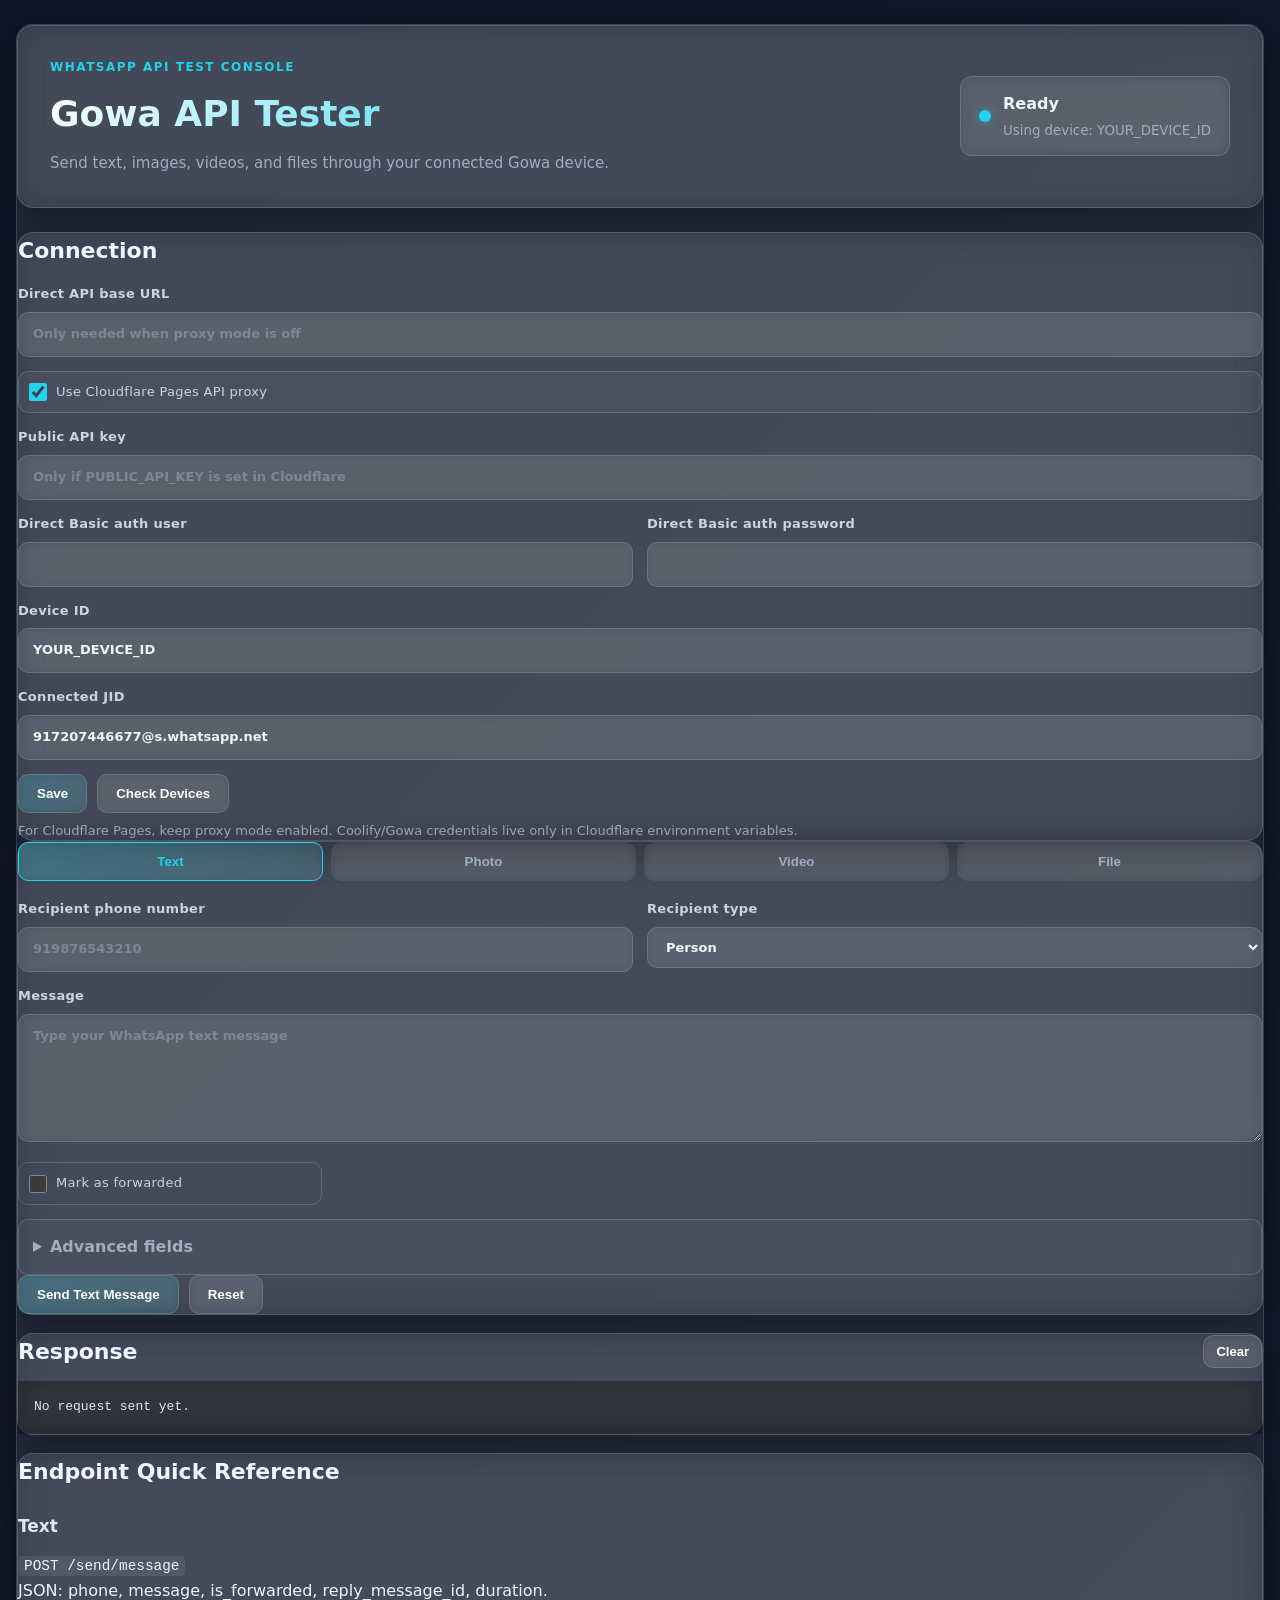
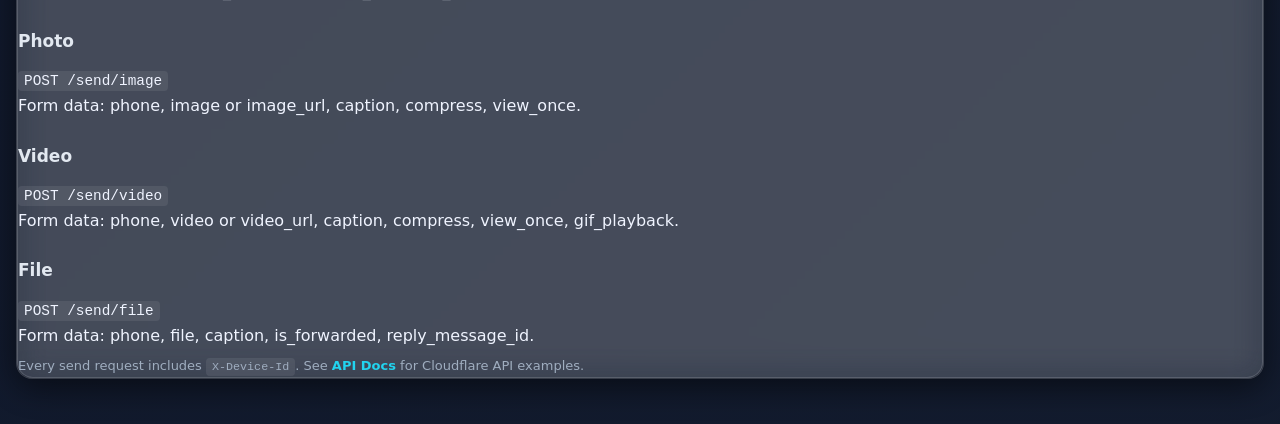
<file: index.html>
<!doctype html>
<html lang="en">
<head>
  <meta charset="utf-8">
  <meta name="viewport" content="width=device-width, initial-scale=1">
  <title>Gowa API Tester</title>
  <link rel="stylesheet" href="styles.css">
</head>
<body>
  <main class="shell glass">
    <section class="panel glass header-panel">
      <div>
        <p class="eyebrow">WhatsApp API test console</p>
        <h1>Gowa API Tester</h1>
        <p class="lede">Send text, images, videos, and files through your connected Gowa device.</p>
      </div>
      <div class="status-card" id="deviceSummary">
        <span class="status-dot" id="statusDot"></span>
        <div>
          <strong id="statusTitle">Ready</strong>
          <small id="statusDetail">Device context is loaded</small>
        </div>
      </div>
    </section>

    <section class="grid">
      <aside class="panel glass settings-panel">
        <h2>Connection</h2>
        <label>
          Direct API base URL
          <input id="apiBaseUrl" type="url" autocomplete="url" placeholder="Only needed when proxy mode is off">
        </label>
        <label class="check proxy-check">
          <input id="useProxy" type="checkbox" checked>
          <span>Use Cloudflare Pages API proxy</span>
        </label>
        <label>
          Public API key
          <input id="publicApiKey" type="password" autocomplete="off" placeholder="Only if PUBLIC_API_KEY is set in Cloudflare">
        </label>
        <div class="two-col">
          <label>
            Direct Basic auth user
            <input id="authUser" type="text" autocomplete="username">
          </label>
          <label>
            Direct Basic auth password
            <input id="authPassword" type="password" autocomplete="current-password">
          </label>
        </div>
        <label>
          Device ID
          <input id="deviceId" type="text" value="YOUR_DEVICE_ID">
        </label>
        <label>
          Connected JID
          <input id="jid" type="text">
        </label>
        <div class="button-row">
          <button id="saveSettings" type="button">Save</button>
          <button id="checkDevices" class="secondary" type="button">Check Devices</button>
        </div>
        <p class="note">For Cloudflare Pages, keep proxy mode enabled. Coolify/Gowa credentials live only in Cloudflare environment variables.</p>
      </aside>

      <section class="panel glass tester-panel">
        <div class="tabs" role="tablist" aria-label="Send type">
          <button class="tab active" type="button" data-tab="text">Text</button>
          <button class="tab" type="button" data-tab="image">Photo</button>
          <button class="tab" type="button" data-tab="video">Video</button>
          <button class="tab" type="button" data-tab="file">File</button>
        </div>

        <form id="sendForm">
          <div class="two-col">
            <label>
              Recipient phone number
              <input id="phone" type="tel" placeholder="919876543210">
            </label>
            <label>
              Recipient type
              <select id="recipientType">
                <option value="@s.whatsapp.net">Person</option>
                <option value="@g.us">Group</option>
                <option value="@newsletter">Newsletter</option>
                <option value="status@broadcast">Status</option>
              </select>
            </label>
          </div>

          <label id="messageBlock">
            Message
            <textarea id="message" rows="5" placeholder="Type your WhatsApp text message"></textarea>
          </label>

          <label id="captionBlock" class="hidden">
            Caption
            <textarea id="caption" rows="4" placeholder="Caption sent with the media"></textarea>
          </label>

          <div id="mediaBlock" class="hidden">
            <label id="mediaFileLabel">
              Select media
              <input id="mediaFile" type="file">
            </label>
            <label id="mediaUrlLabel">
              Media URL
              <input id="mediaUrl" type="url" placeholder="https://example.com/file.jpg">
            </label>
            <p class="note">For photo and video you can upload a local file or use a direct URL. Files require upload.</p>
          </div>

          <div class="options">
            <label class="check">
              <input id="isForwarded" type="checkbox">
              <span>Mark as forwarded</span>
            </label>
            <label class="check" id="compressWrap">
              <input id="compress" type="checkbox">
              <span>Compress media</span>
            </label>
            <label class="check" id="viewOnceWrap">
              <input id="viewOnce" type="checkbox">
              <span>View once</span>
            </label>
            <label class="check hidden" id="gifPlaybackWrap">
              <input id="gifPlayback" type="checkbox">
              <span>GIF playback</span>
            </label>
          </div>

          <details>
            <summary>Advanced fields</summary>
            <div class="two-col advanced">
              <label>
                Reply message ID
                <input id="replyMessageId" type="text">
              </label>
              <label>
                Disappearing duration, seconds
                <input id="duration" type="number" min="0" value="0">
              </label>
            </div>
          </details>

          <div class="send-row">
            <button id="sendButton" type="submit">Send Text Message</button>
            <button id="resetForm" class="secondary" type="button">Reset</button>
          </div>
        </form>
      </section>
    </section>

    <section class="panel glass response-panel">
      <div class="response-head">
        <h2>Response</h2>
        <button id="clearResponse" class="secondary small" type="button">Clear</button>
      </div>
      <pre id="responseBox">No request sent yet.</pre>
    </section>

    <section class="panel glass docs-panel">
      <h2>Endpoint Quick Reference</h2>
      <div class="docs-grid">
        <article>
          <h3>Text</h3>
          <code>POST /send/message</code>
          <p>JSON: phone, message, is_forwarded, reply_message_id, duration.</p>
        </article>
        <article>
          <h3>Photo</h3>
          <code>POST /send/image</code>
          <p>Form data: phone, image or image_url, caption, compress, view_once.</p>
        </article>
        <article>
          <h3>Video</h3>
          <code>POST /send/video</code>
          <p>Form data: phone, video or video_url, caption, compress, view_once, gif_playback.</p>
        </article>
        <article>
          <h3>File</h3>
          <code>POST /send/file</code>
          <p>Form data: phone, file, caption, is_forwarded, reply_message_id.</p>
        </article>
      </div>
      <p class="note">Every send request includes <code>X-Device-Id</code>. See <a href="/api-docs.html">API Docs</a> for Cloudflare API examples.</p>
    </section>
  </main>

  <script src="app.js"></script>
</body>
</html>
</file>
<file: styles.css>
:root {
  color-scheme: dark;
  --glass-bg: rgba(255, 255, 255, 0.08);
  --glass-border: rgba(255, 255, 255, 0.15);
  --glass-shadow: 0 8px 32px rgba(0, 0, 0, 0.3);
  --glass-blur: blur(16px);
  --ink: #f0f4ff;
  --muted: #a0aec0;
  --accent: #22d3ee;
  --accent-strong: #67e8f9;
  --accent-soft: rgba(34, 211, 238, 0.12);
  --gradient-1: #0f172a;
  --gradient-2: #1e293b;
  --get-color: #22d3ee;
  --post-color: #f59e0b;
  --delete-color: #ef4444;
}

* { box-sizing: border-box; margin: 0; padding: 0; }

body {
  min-height: 100vh;
  background: linear-gradient(135deg, var(--gradient-1), var(--gradient-2));
  background-size: 400% 400%;
  animation: gradientShift 15s ease infinite;
  color: var(--ink);
  font-family: 'Segoe UI', system-ui, -apple-system, sans-serif;
  line-height: 1.6;
}

@keyframes gradientShift {
  0% { background-position: 0% 50%; }
  50% { background-position: 100% 50%; }
  100% { background-position: 0% 50%; }
}

.shell {
  width: min(1400px, calc(100% - 32px));
  margin: 24px auto 48px;
}

.glass {
  background: var(--glass-bg);
  backdrop-filter: var(--glass-blur);
  -webkit-backdrop-filter: var(--glass-blur);
  border: 1px solid var(--glass-border);
  border-radius: 16px;
  box-shadow: var(--glass-shadow);
}

/* Header */
.header-panel {
  display: flex;
  justify-content: space-between;
  align-items: center;
  padding: 32px;
  margin-bottom: 24px;
  flex-wrap: wrap;
  gap: 16px;
}

.eyebrow {
  color: var(--accent);
  font-weight: 700;
  text-transform: uppercase;
  font-size: 12px;
  letter-spacing: 1.5px;
  margin-bottom: 8px;
}

h1 {
  font-size: 36px;
  font-weight: 700;
  background: linear-gradient(135deg, #fff, var(--accent));
  -webkit-background-clip: text;
  -webkit-text-fill-color: transparent;
  background-clip: text;
  margin-bottom: 8px;
}

h2 {
  font-size: 22px;
  font-weight: 600;
  margin-bottom: 16px;
  display: flex;
  align-items: center;
  gap: 12px;
  flex-wrap: wrap;
}

h3 {
  font-size: 17px;
  font-weight: 600;
  margin-top: 24px;
  margin-bottom: 12px;
  color: #e2e8f0;
}

.lede {
  color: var(--muted);
  font-size: 15px;
}

.glass-btn {
  display: inline-block;
  padding: 10px 20px;
  border: 1px solid var(--glass-border);
  border-radius: 10px;
  background: rgba(255, 255, 255, 0.06);
  color: var(--accent);
  text-decoration: none;
  font-weight: 600;
  font-size: 14px;
  backdrop-filter: blur(4px);
  transition: all 0.2s;
}

.glass-btn:hover {
  background: rgba(255, 255, 255, 0.12);
  border-color: var(--accent);
  transform: translateY(-1px);
}

/* Layout */
.doc-layout {
  display: grid;
  grid-template-columns: 280px 1fr;
  gap: 20px;
  align-items: start;
}

/* Sidebar */
.sidebar {
  position: sticky;
  top: 24px;
  padding: 24px;
}

.sidebar h3 {
  margin-top: 0;
  margin-bottom: 16px;
  color: var(--accent);
  font-size: 14px;
  text-transform: uppercase;
  letter-spacing: 1px;
}

.sidebar-nav {
  list-style: none;
  padding: 0;
  margin: 0 0 24px 0;
}

.sidebar-nav li { margin-bottom: 4px; }

.sidebar-nav a {
  display: block;
  padding: 8px 12px;
  color: var(--muted);
  text-decoration: none;
  border-radius: 8px;
  font-size: 14px;
  transition: all 0.2s;
}

.sidebar-nav a:hover, .sidebar-nav a:focus {
  background: rgba(255, 255, 255, 0.06);
  color: var(--ink);
}

.env-card {
  margin-top: 20px;
  padding-top: 20px;
  border-top: 1px solid var(--glass-border);
}

.env-card h4 {
  font-size: 13px;
  text-transform: uppercase;
  letter-spacing: 1px;
  color: var(--accent);
  margin-bottom: 12px;
}

.env-row {
  display: flex;
  justify-content: space-between;
  align-items: center;
  padding: 6px 0;
  font-size: 13px;
  border-bottom: 1px solid rgba(255,255,255,0.05);
}

.env-row span { color: var(--muted); }

.env-row code {
  background: rgba(255,255,255,0.08);
  padding: 2px 8px;
  border-radius: 4px;
  font-size: 12px;
}

/* Content */
.doc-content {
  display: flex;
  flex-direction: column;
  gap: 20px;
}

.doc-section {
  padding: 28px;
}

.section-desc {
  color: var(--muted);
  margin-bottom: 16px;
  font-size: 15px;
}

.endpoint-url {
  margin: 16px 0;
  padding: 12px 16px;
  background: rgba(0, 0, 0, 0.3);
  border: 1px solid var(--glass-border);
  border-radius: 8px;
  font-size: 15px;
}

.endpoint-url code { color: var(--accent); }

/* Endpoint badges */
.endpoint-badge {
  display: inline-flex;
  align-items: center;
  justify-content: center;
  padding: 4px 10px;
  border-radius: 6px;
  font-size: 12px;
  font-weight: 700;
  letter-spacing: 0.5px;
  min-width: 56px;
  text-align: center;
}

.endpoint-badge.get {
  background: rgba(34, 211, 238, 0.15);
  color: var(--get-color);
  border: 1px solid rgba(34, 211, 238, 0.3);
}

.endpoint-badge.post {
  background: rgba(245, 158, 11, 0.15);
  color: var(--post-color);
  border: 1px solid rgba(245, 158, 11, 0.3);
}

.endpoint-badge.delete {
  background: rgba(239, 68, 68, 0.15);
  color: var(--delete-color);
  border: 1px solid rgba(239, 68, 68, 0.3);
}

/* Tables */
.param-table {
  width: 100%;
  border-collapse: collapse;
  margin: 16px 0;
  font-size: 14px;
}

.param-table th, .param-table td {
  text-align: left;
  padding: 10px 14px;
  border-bottom: 1px solid var(--glass-border);
}

.param-table th {
  background: rgba(255, 255, 255, 0.04);
  color: var(--accent);
  font-weight: 600;
  text-transform: uppercase;
  font-size: 12px;
  letter-spacing: 0.5px;
}

.param-table tr:hover {
  background: rgba(255, 255, 255, 0.02);
}

/* Code blocks */
.code-block {
  margin: 16px 0;
  border-radius: 12px;
  overflow: hidden;
  border: 1px solid var(--glass-border);
}

pre {
  margin: 0;
  padding: 16px;
  background: rgba(0, 0, 0, 0.4);
  backdrop-filter: blur(8px);
  color: #e2e8f0;
  font-family: 'Cascadia Code', 'Fira Code', 'Consolas', monospace;
  font-size: 13px;
  line-height: 1.6;
  overflow-x: auto;
}

code {
  background: rgba(255, 255, 255, 0.08);
  border-radius: 4px;
  padding: 2px 6px;
  font-size: 0.9em;
  font-family: 'Cascadia Code', 'Fira Code', 'Consolas', monospace;
}

/* Forms & Inputs */
label {
  display: block;
  margin-bottom: 14px;
  color: #cbd5e1;
  font-size: 13px;
  font-weight: 600;
  letter-spacing: 0.3px;
}

input, select, textarea {
  width: 100%;
  margin-top: 7px;
  border: 1px solid var(--glass-border);
  border-radius: 10px;
  background: rgba(255, 255, 255, 0.06);
  color: var(--ink);
  padding: 11px 14px;
  font: inherit;
  backdrop-filter: blur(4px);
  transition: border-color 0.2s, box-shadow 0.2s;
}

input::placeholder, textarea::placeholder {
  color: rgba(160, 174, 192, 0.5);
}

textarea { resize: vertical; }

input:focus, select:focus, textarea:focus {
  outline: none;
  border-color: var(--accent);
  box-shadow: 0 0 0 3px var(--accent-soft);
}

/* Buttons */
button {
  border: 1px solid var(--glass-border);
  border-radius: 10px;
  background: linear-gradient(135deg, rgba(34, 211, 238, 0.2), rgba(34, 211, 238, 0.1));
  color: #fff;
  padding: 11px 18px;
  font-weight: 600;
  cursor: pointer;
  backdrop-filter: blur(4px);
  transition: all 0.2s;
}

button:hover {
  background: linear-gradient(135deg, rgba(34, 211, 238, 0.35), rgba(34, 211, 238, 0.2));
  border-color: var(--accent);
  box-shadow: 0 0 20px rgba(34, 211, 238, 0.15);
  transform: translateY(-1px);
}

button:active { transform: translateY(0); }

button.secondary {
  background: rgba(255, 255, 255, 0.06);
  border-color: var(--glass-border);
}

button.secondary:hover {
  background: rgba(255, 255, 255, 0.12);
  border-color: rgba(255, 255, 255, 0.25);
}

button.small { padding: 8px 12px; font-size: 13px; }
button:disabled { cursor: not-allowed; opacity: 0.45; }

/* Utility */
.two-col {
  display: grid;
  grid-template-columns: 1fr 1fr;
  gap: 14px;
}

.button-row, .send-row, .response-head {
  display: flex;
  gap: 10px;
  align-items: center;
  flex-wrap: wrap;
}

.tabs {
  display: grid;
  grid-template-columns: repeat(4, 1fr);
  gap: 8px;
  margin-bottom: 18px;
}

.tab {
  background: rgba(255, 255, 255, 0.04);
  color: var(--muted);
  border-color: transparent;
}

.tab.active {
  background: linear-gradient(135deg, rgba(34, 211, 238, 0.25), rgba(34, 211, 238, 0.1));
  color: var(--accent);
  border-color: var(--accent);
}

.options {
  display: grid;
  grid-template-columns: repeat(4, minmax(0, 1fr));
  gap: 10px;
  margin: 14px 0;
}

.check {
  display: flex;
  align-items: center;
  gap: 9px;
  min-height: 42px;
  margin: 0;
  padding: 10px;
  border: 1px solid var(--glass-border);
  border-radius: 10px;
  font-weight: 500;
}

.check input {
  width: 18px;
  height: 18px;
  margin: 0;
  accent-color: var(--accent);
}

.proxy-check {
  margin-bottom: 14px;
  background: rgba(255, 255, 255, 0.04);
}

details {
  border: 1px solid var(--glass-border);
  border-radius: 10px;
  padding: 14px;
  background: rgba(255, 255, 255, 0.03);
  margin-top: 14px;
}

summary {
  cursor: pointer;
  font-weight: 600;
  color: var(--muted);
}

.advanced { margin-top: 14px; }

.note {
  color: var(--muted);
  font-size: 13px;
  line-height: 1.5;
  margin-top: 8px;
}

.hidden { display: none !important; }

.response-panel, .docs-panel { margin-top: 18px; }

.response-head {
  justify-content: space-between;
  margin-bottom: 12px;
}

.response-head h2 { margin-bottom: 0; }

/* Status card */
.status-card {
  min-width: 250px;
  display: flex;
  gap: 12px;
  align-items: center;
  padding: 14px 18px;
  border: 1px solid var(--glass-border);
  border-radius: 12px;
  background: rgba(255, 255, 255, 0.05);
  backdrop-filter: blur(8px);
}

.status-card small {
  display: block;
  color: var(--muted);
  margin-top: 3px;
}

.status-dot {
  width: 12px;
  height: 12px;
  border-radius: 999px;
  background: var(--accent);
  box-shadow: 0 0 12px rgba(34, 211, 238, 0.5);
}

.status-dot.error {
  background: #ef4444;
  box-shadow: 0 0 12px rgba(239, 68, 68, 0.5);
}

/* Footer */
.footer {
  padding: 20px 28px;
  margin-top: 24px;
  text-align: center;
  color: var(--muted);
  font-size: 14px;
}

.footer a {
  color: var(--accent);
  text-decoration: none;
  margin: 0 8px;
}

.footer a:hover {
  color: var(--accent-strong);
  text-decoration: underline;
}

/* Links */
a {
  color: var(--accent);
  font-weight: 600;
  text-decoration: none;
  transition: color 0.2s;
}

a:hover {
  color: var(--accent-strong);
  text-decoration: underline;
}

/* Scrollbar */
::-webkit-scrollbar { width: 8px; height: 8px; }
::-webkit-scrollbar-track { background: transparent; }
::-webkit-scrollbar-thumb {
  background: rgba(255, 255, 255, 0.15);
  border-radius: 4px;
}
::-webkit-scrollbar-thumb:hover {
  background: rgba(255, 255, 255, 0.25);
}

/* Responsive */
@media (max-width: 1024px) {
  .doc-layout {
    grid-template-columns: 1fr;
  }
  .sidebar {
    position: static;
    order: -1;
  }
  .sidebar-nav {
    display: flex;
    flex-wrap: wrap;
    gap: 6px;
  }
  .sidebar-nav li { margin-bottom: 0; }
  .sidebar-nav a {
    padding: 6px 12px;
    font-size: 13px;
  }
  .env-card { margin-top: 16px; padding-top: 16px; }
}

@media (max-width: 900px) {
  .header-panel {
    flex-direction: column;
    align-items: flex-start;
  }
  .docs-grid, .options, .two-col {
    grid-template-columns: 1fr;
  }
  .tabs { grid-template-columns: 1fr 1fr; }
  .shell { margin: 16px auto 32px; }
  .doc-section { padding: 20px; }
  .param-table { font-size: 13px; }
  .param-table th, .param-table td { padding: 8px 10px; }
}

@media (max-width: 600px) {
  .sidebar-nav {
    grid-template-columns: 1fr 1fr;
  }
  .endpoint-badge {
    font-size: 11px;
    padding: 3px 8px;
    min-width: 48px;
  }
  pre { font-size: 12px; padding: 12px; }
}
</file>
